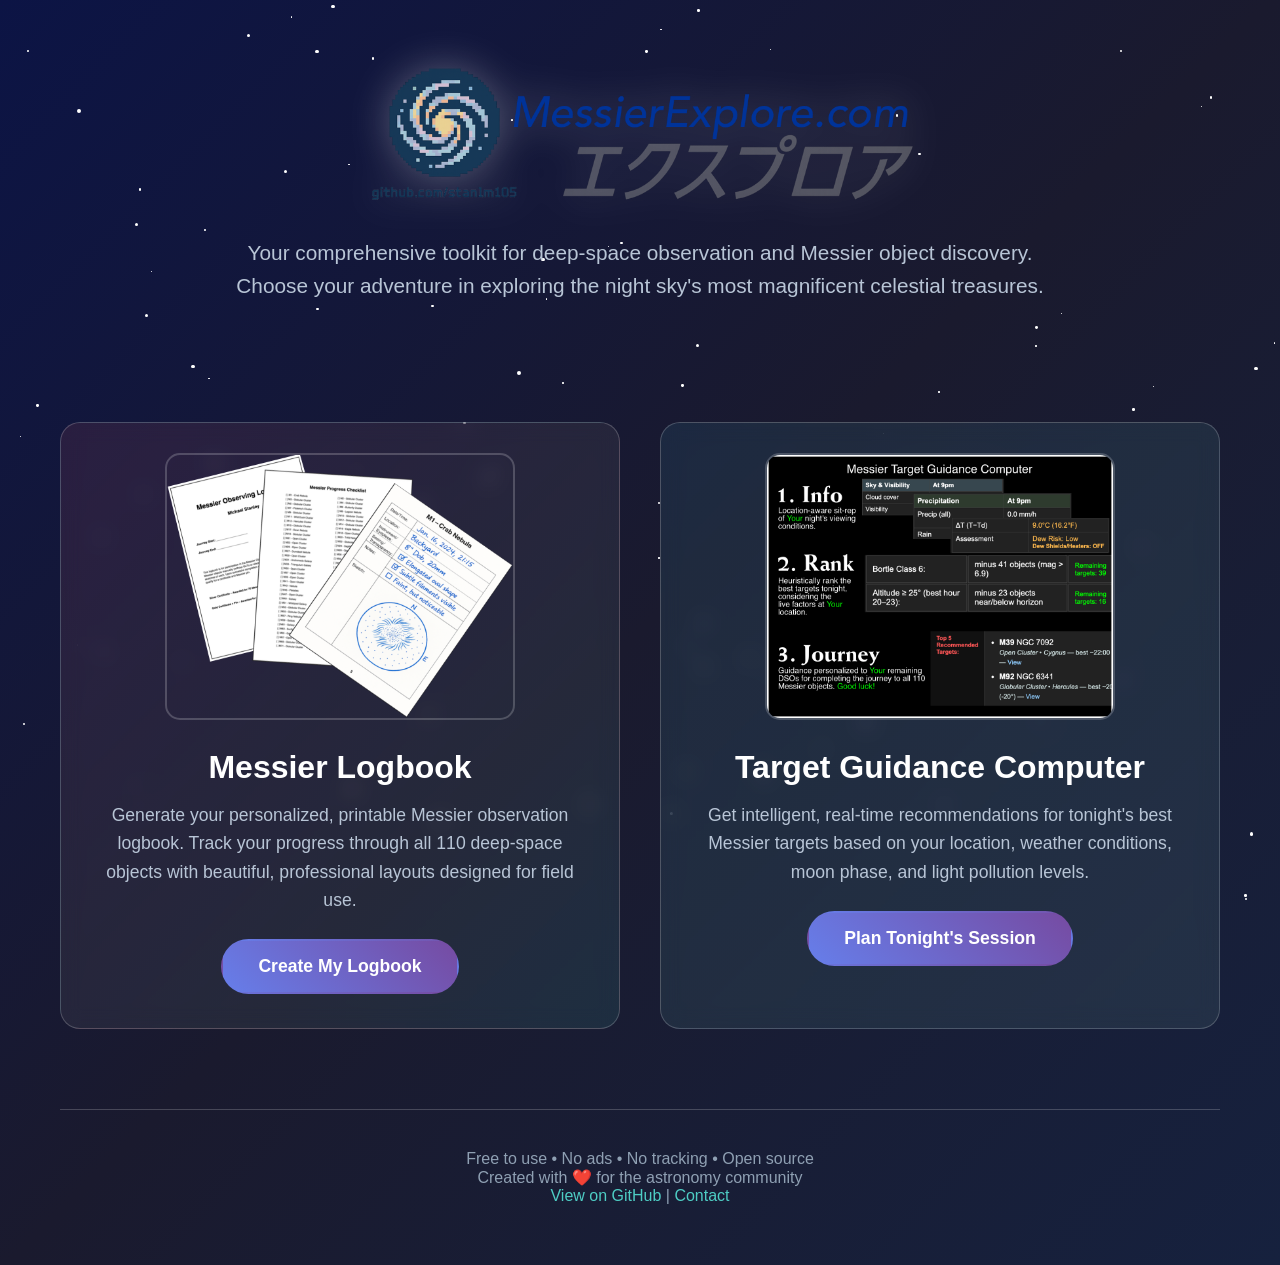
<file: services/webfront/index.html>
<!DOCTYPE html>
<html lang="en">
<head>
    <meta charset="UTF-8">
    <meta name="viewport" content="width=device-width, initial-scale=1.0">
    <title>Messier Explore - Your Gateway to Deep Space Observation</title>
    <link rel="icon" type="image/x-icon" href="favicon.ico">

    <!-- Canonical URL to avoid duplicate issues -->
    <link rel="canonical" href="https://www.messierexplore.com/">

    <style>
        * {
            margin: 0;
            padding: 0;
            box-sizing: border-box;
        }
        
        body {
            font-family: 'Arial', sans-serif;
            background: linear-gradient(135deg, #0c1445 0%, #1a1a2e 50%, #16213e 100%);
            color: #ffffff;
            min-height: 100vh;
            overflow-x: hidden;
        }
        
        /* Animated stars background */
        .stars {
            position: fixed;
            top: 0;
            left: 0;
            width: 100%;
            height: 100%;
            z-index: -1;
        }
        
        .star {
            position: absolute;
            background: white;
            border-radius: 50%;
            animation: twinkle 3s infinite;
        }
        
        @keyframes twinkle {
            0%, 100% { opacity: 0.3; transform: scale(1); }
            50% { opacity: 1; transform: scale(1.2); }
        }
        
        .container {
            max-width: 1200px;
            margin: 0 auto;
            padding: 20px;
            position: relative;
            z-index: 1;
        }
        
        .header {
            text-align: center;
            margin-bottom: 60px;
            padding: 40px 0;
        }
        
        .logo {
            max-width: 550px;
            height: auto;
            margin-bottom: 30px;
            filter: drop-shadow(0 0 20px rgba(255, 255, 255, 0.3));
        }
        
        .main-title {
            font-size: 3.5em;
            font-weight: bold;
            background: linear-gradient(45deg, #ff6b6b, #4ecdc4, #45b7d1, #96ceb4);
            background-size: 400% 400%;
            -webkit-background-clip: text;
            -webkit-text-fill-color: transparent;
            background-clip: text;
            animation: gradientShift 4s ease infinite;
            margin-bottom: 20px;
            text-shadow: 0 0 30px rgba(255, 255, 255, 0.3);
        }
        
        @keyframes gradientShift {
            0%, 100% { background-position: 0% 50%; }
            50% { background-position: 100% 50%; }
        }
        
        .subtitle {
            font-size: 1.3em;
            color: #b8c5d6;
            margin-bottom: 20px;
            line-height: 1.6;
        }
        
        .services-grid {
            display: grid;
            grid-template-columns: repeat(auto-fit, minmax(450px, 1fr));
            gap: 40px;
            margin-top: 60px;
        }
        
        .service-card {
            background: rgba(255, 255, 255, 0.1);
            border-radius: 20px;
            padding: 30px;
            text-align: center;
            backdrop-filter: blur(10px);
            border: 1px solid rgba(255, 255, 255, 0.2);
            transition: all 0.3s ease;
            position: relative;
            overflow: hidden;
        }
        
        .service-card::before {
            content: '';
            position: absolute;
            top: -50%;
            left: -50%;
            width: 200%;
            height: 200%;
            background: linear-gradient(45deg, transparent, rgba(255, 255, 255, 0.1), transparent);
            transform: rotate(45deg);
            transition: all 0.6s ease;
            opacity: 0;
        }
        
        .service-card:hover::before {
            animation: shimmer 1.5s ease-in-out;
        }
        
        @keyframes shimmer {
            0% { transform: translateX(-100%) translateY(-100%) rotate(45deg); opacity: 0; }
            50% { opacity: 1; }
            100% { transform: translateX(100%) translateY(100%) rotate(45deg); opacity: 0; }
        }
        
        .service-card:hover {
            transform: translateY(-10px) scale(1.02);
            box-shadow: 0 20px 40px rgba(0, 0, 0, 0.3);
            border-color: rgba(255, 255, 255, 0.4);
        }
        
        .service-image {
            width: 100%;
            max-width: 350px;
            height: auto;
            border-radius: 15px;
            margin-bottom: 25px;
            border: 2px solid rgba(255, 255, 255, 0.2);
            transition: all 0.3s ease;
        }
        
        .service-card:hover .service-image {
            border-color: rgba(255, 255, 255, 0.5);
            box-shadow: 0 10px 25px rgba(0, 0, 0, 0.4);
        }
        
        .service-title {
            font-size: 2em;
            font-weight: bold;
            margin-bottom: 15px;
            color: #ffffff;
        }
        
        .service-description {
            font-size: 1.1em;
            color: #b8c5d6;
            margin-bottom: 25px;
            line-height: 1.6;
        }
        
        .service-button {
            display: inline-block;
            padding: 15px 35px;
            background: linear-gradient(45deg, #667eea 0%, #764ba2 100%);
            color: white;
            text-decoration: none;
            border-radius: 30px;
            font-weight: bold;
            font-size: 1.1em;
            transition: all 0.3s ease;
            border: 2px solid transparent;
            position: relative;
            overflow: hidden;
        }
        
        .service-button::before {
            content: '';
            position: absolute;
            top: 0;
            left: -100%;
            width: 100%;
            height: 100%;
            background: linear-gradient(90deg, transparent, rgba(255, 255, 255, 0.2), transparent);
            transition: left 0.5s ease;
        }
        
        .service-button:hover::before {
            left: 100%;
        }
        
        .service-button:hover {
            transform: translateY(-2px);
            box-shadow: 0 10px 25px rgba(102, 126, 234, 0.4);
            border-color: rgba(255, 255, 255, 0.3);
        }
        
        .logbook-card {
            background: linear-gradient(135deg, rgba(255, 107, 107, 0.1) 0%, rgba(78, 205, 196, 0.1) 100%);
        }
        
        .tgc-card {
            background: linear-gradient(135deg, rgba(69, 183, 209, 0.1) 0%, rgba(150, 206, 180, 0.1) 100%);
        }
        
        .footer {
            text-align: center;
            margin-top: 80px;
            padding: 40px 0;
            border-top: 1px solid rgba(255, 255, 255, 0.2);
            color: #8fa0b3;
        }
        
        .footer a {
            color: #4ecdc4;
            text-decoration: none;
        }
        
        .footer a:hover {
            text-decoration: underline;
        }
        
        /* Mobile responsive */
        @media (max-width: 768px) {
            .services-grid {
                grid-template-columns: 1fr;
                gap: 30px;
            }
            
            .main-title {
                font-size: 2.5em;
            }
            
            .subtitle {
                font-size: 1.1em;
            }
            
            .service-card {
                padding: 25px;
            }
            
            .service-title {
                font-size: 1.7em;
            }
        }
        
        @media (max-width: 480px) {
            .container {
                padding: 15px;
            }
            
            .main-title {
                font-size: 2em;
            }
            
            .service-card {
                padding: 20px;
            }
        }
    </style>
</head>
<body>
    <div class="stars" id="stars"></div>
    
    <div class="container">
        <header class="header">
            <img src="logo_main_2_nobg.png" alt="Messier Explore Logo" class="logo">
            <!--<h1 class="main-title">Messier Explore</h1>-->
            <p class="subtitle">
                Your comprehensive toolkit for deep-space observation and Messier object discovery.<br>
                Choose your adventure in exploring the night sky's most magnificent celestial treasures.
            </p>
        </header>
        
        <div class="services-grid">
            <!-- Logbook Service -->
            <div class="service-card logbook-card">
                <img src="logbook_sample.png" alt="Messier Logbook Preview" class="service-image">
                <h2 class="service-title">Messier Logbook</h2>
                <p class="service-description">
                    Generate your personalized, printable Messier observation logbook. Track your progress through all 110 deep-space objects with beautiful, professional layouts designed for field use.
                </p>
                <a href="https://logbook.messierexplore.com" class="service-button">
                    Create My Logbook
                </a>
            </div>
            
            <!-- Target Guidance Computer -->
            <div class="service-card tgc-card">
                <img src="tcg_sample.png" alt="Target Guidance Computer Preview" class="service-image">
                <h2 class="service-title">Target Guidance Computer</h2>
                <p class="service-description">
                    Get intelligent, real-time recommendations for tonight's best Messier targets based on your location, weather conditions, moon phase, and light pollution levels.
                </p>
                <a href="https://tgc.messierexplore.com" class="service-button">
                    Plan Tonight's Session
                </a>
            </div>
        </div>
        
        <footer class="footer">
            <p>
                Free to use • No ads • No tracking • Open source<br>
                Created with ❤️ for the astronomy community<br>
                <a href="https://github.com/stanlm105/MessierExplore">View on GitHub</a> | 
                <a href="mailto:stanlm@messierexplore.com">Contact</a>
            </p>
        </footer>
    </div>
    
    <script>
        // Generate animated stars
        function createStars() {
            const starsContainer = document.getElementById('stars');
            const numStars = 100;
            
            for (let i = 0; i < numStars; i++) {
                const star = document.createElement('div');
                star.className = 'star';
                
                // Random position
                star.style.left = Math.random() * 100 + '%';
                star.style.top = Math.random() * 100 + '%';
                
                // Random size
                const size = Math.random() * 3 + 1;
                star.style.width = size + 'px';
                star.style.height = size + 'px';
                
                // Random animation delay
                star.style.animationDelay = Math.random() * 3 + 's';
                
                starsContainer.appendChild(star);
            }
        }
        
        // Initialize stars when page loads
        document.addEventListener('DOMContentLoaded', createStars);
        
        // Add subtle parallax effect on scroll
        window.addEventListener('scroll', () => {
            const scrolled = window.pageYOffset;
            const stars = document.getElementById('stars');
            stars.style.transform = `translateY(${scrolled * 0.1}px)`;
        });
    </script>
</body>
</html>
</file>
